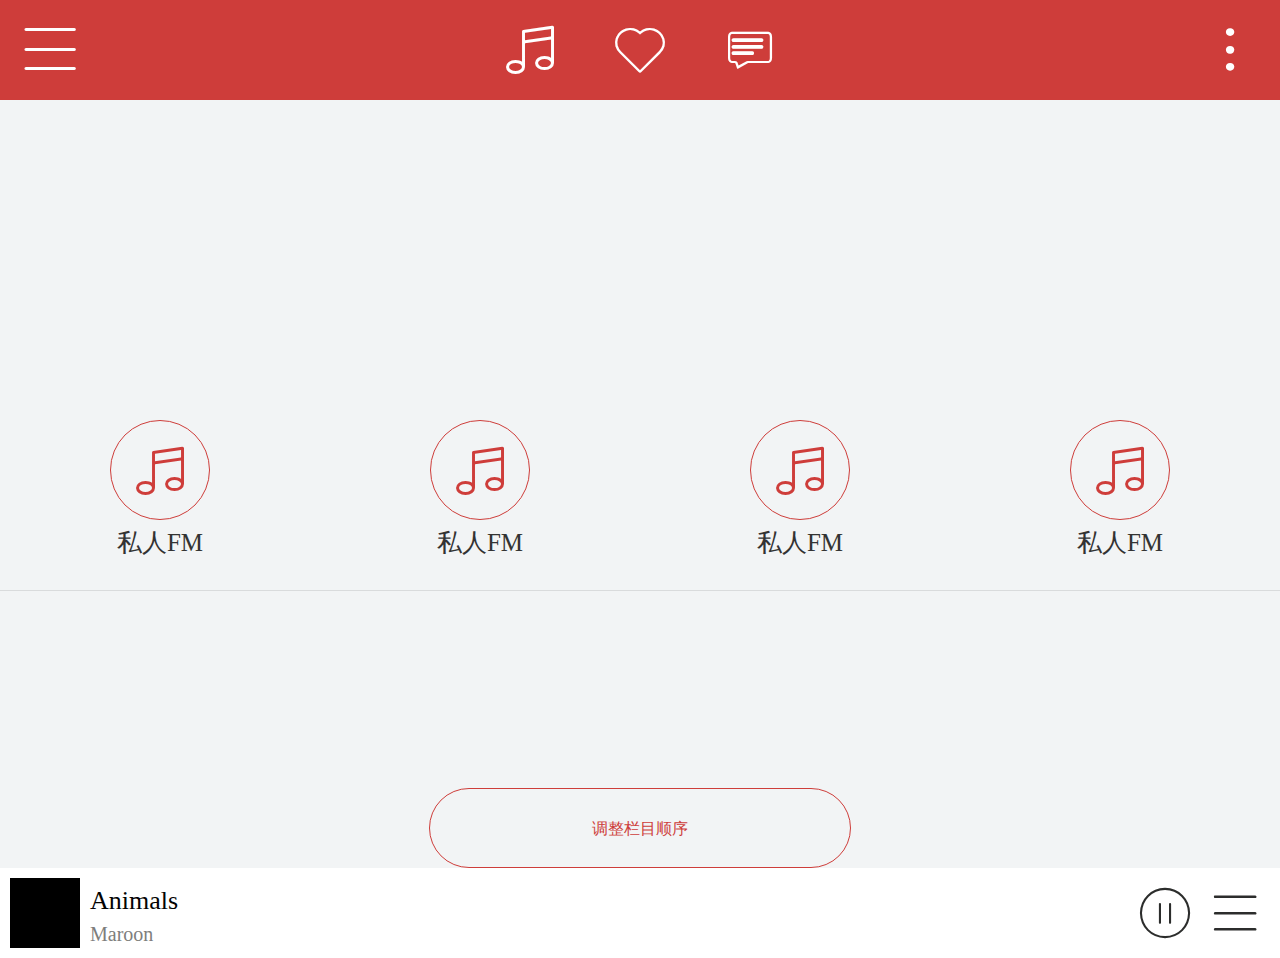
<file: index.html>
<!DOCTYPE html>
<html lang="en">

<head>
    <meta charset="UTF-8">
    <meta name="viewport" content="width=device-width, initial-scale=1.0">
    <meta http-equiv="X-UA-Compatible" content="ie=edge">
    <title>Document</title>
    <link rel="stylesheet" href="common/css/reset.css">
    <link rel="stylesheet" href="common/css/style.css">
    <link rel="stylesheet" href="assets/css/index.css">
    <link rel="stylesheet" href="common/css/iconfont.css">
    <link rel="stylesheet" href="common/css/swiper.min.css">
</head>

<body>
    <header class="header">
        <div class="left">
            <i class="iconfont icon-liebiao2"></i>
        </div>
        <div class="mid">
            <div class="ico-wrapper">
                <i class="iconfont icon-yinle"></i>
                <i class="iconfont icon-buoumaotubiao15"></i>
                <i class="iconfont icon-pinglun"></i>
            </div>
        </div>
        <div class="right">
            <i class="iconfont icon-youcecaidan"></i>
        </div>
    </header>
    <section class="main">
        <div class="swiper-container" id="swiper1">
            <div class="swiper-wrapper"></div>
            <div class="swiper-pagination"></div>
        </div>
        <div class="tools">
            <ul class="tools-list">
                <li class="item">
                    <i class="iconfont icon-yinle"></i>
                    <span class="name">私人FM</span>
                </li>
                <li class="item">
                    <i class="iconfont icon-yinle"></i>
                    <span class="name">私人FM</span>
                </li>
                <li class="item">
                    <i class="iconfont icon-yinle"></i>
                    <span class="name">私人FM</span>
                </li>
                <li class="item">
                    <i class="iconfont icon-yinle"></i>
                    <span class="name">私人FM</span>
                </li>
            </ul>
        </div>
        <div class="wrap">
            <div class="remd"></div>
            <div class="remd aaa"></div>
            <div class="remd"></div>
            <div class="news remd"></div>
        </div>
        <div class="fit"><span class="fit-text">调整栏目顺序</span></div>
    </section>
    <footer class="footer">
        <div class="head-img">
            
        </div>
        <div class="info">
            <p class="name">Animals</p>
            <p class="author">Maroon</p>
        </div>
        <div class="right">
            <i class="play iconfont icon-zanting"></i>
            <i class="list iconfont icon-liebiao2"></i>
        </div>
    </footer>
</body>
<script src="./common/js/jquery.js"></script>
<script src="./common/js/iscroll.js"></script>
<script src="./common/js/swiper.min.js"></script>
<script src="./common/js/common.js"></script>
<script src="ajax.js"></script>
<script>
    (function () {
        $('.fit .fit-text').on('touchstart',function(){
            $(this).css({
                background: '#ce3d3a',
                color: '#fff'
            });
            
        }).on('touchend',function () {
            $(this).css({
                background: '',
                color: '#ce3d3a'
            });
        })
    })();
    var GetList= ( function(){ 
        var obj=function(_id,element){
                this.element=element;
                this.id=_id;

          }
        obj.prototype.init=function(){
                this.getData();
        }  
        obj.prototype.getData=function(){
                var _this=this;
                  $.ajax({
                    url:'http://127.0.0.1/wyymusic/server/server.php',
                    dataType:"json",
                    type:'get',
                    data:{
                        "id": _this.id,
                    },
                    success:function(str){
                       //console.log(str);
                    //var json= eval('('+str+')');    
                        //console.log(json);
                    _this.insert(str);
                    },
                    error:function(err){
                       
                        console.error(err);
                    }
                  });
              
        }
        obj.prototype.insert=function(json){
            switch (json.id) {
                case 1:
                var str=`<a href="" class="remd_li">
                            <div class="remd_img">
                                <img src="${json.img_src}" alt="">
                                <span class="u_earp">${json.hot}</span>
                            </div>
                            <p class="remd_text">${json.des}</p>
                        </a>`.repeat(3);
                this.element.innerHTML=`
                <h2 class="remd_t">主播电台 ></h2>
                <div class="remd_songs">
                    <div class="remd_ul">
                        ${str}
                    </div>
                    <div class="remd_ul">
                        ${str}
                    </div>
                </div>`
                     break;
                case 2:
                var str=`<a href="" class="remd_li">
                            <div class="remd_img">
                                <img src="${json.img_src}" alt="">
                               
                            </div>
                            <h3 class="music_name">${json.name}</h3>
                            <p class="music_per">${json.author}</p>
                        </a>`.repeat(3);
                this.element.innerHTML=`
                <h2 class="remd_t">最新音乐 ></h2>
                <div class="remd_songs">
                    <div class="remd_ul">
                        ${str}
                    </div>
                    <div class="remd_ul">
                       ${str}
                    </div>
                </div>`
                    break;
                case 3:
                var str=`<a href="" class="remd_li">
                            <div class="remd_img">
                                <img src="${json.img_src}" alt="">
                            </div>
                            <p class="remd_text">${json.des}</p>
                        </a>`.repeat(3);
                this.element.innerHTML=`
                <h2 class="remd_t">最新音乐 ></h2>
                <div class="remd_songs">
                    <div class="remd_ul">
                        ${str}
                    </div>
                    <div class="remd_ul">
                        ${str}
                    </div>
                </div>`;
                //console.log(this.element.innerHTML);
                    break;
                    case 4:
                var str=`<li>
                        <a href="">
                            <div class="news_wrap">
                                <div class="left">
                                    <p><i>专栏</i>${json.title}</p>
                                    <span>阅读${json.read_ac}</span>
                                </div>
                                <div class="right">
                                    <img src="${json.img_src}" alt="">
                                </div>
                            </div>
                        </a>
                    </li>`.repeat(json.number);
                    this.element.innerHTML= `<h2 class="remd_t">精选专栏 ></h2>
                <ul class="news_list">${str}</ul>`;
                    
                    break;
                
                default:
                    break;
            }     
        }
        return obj
    })();

    document.querySelectorAll(".remd").forEach(function(item,index){
        new GetList(index+1,item).init();
    })
    function getSwiperData(callback){
        $.ajax({
            url:'http://127.0.0.1/wyymusic/server/index.swiper.php',
            dataType:"json",
            type:'get',
            data:{},
            success:function(data){
                var swiperDom="";
                for(var i=0;i<data.info.length;i++){
                    swiperDom+=`<div class="swiper-slide">
                                    <img src="${data.info[i].img_url}" alt="">
                                </div>`
                }
                console.log(swiperDom);
                $('.swiper-wrapper').html(swiperDom);
                callback&&callback();
            },
            error:function(err){
                
                console.error(err);
            }
        });
    };
    getSwiperData(function(){
        var swiper = new Swiper('.swiper-container', {
            pagination: {
                el: '.swiper-pagination',
            },
            loop: true,
            autoplay: true
        });
    });
</script>

</html>
</file>
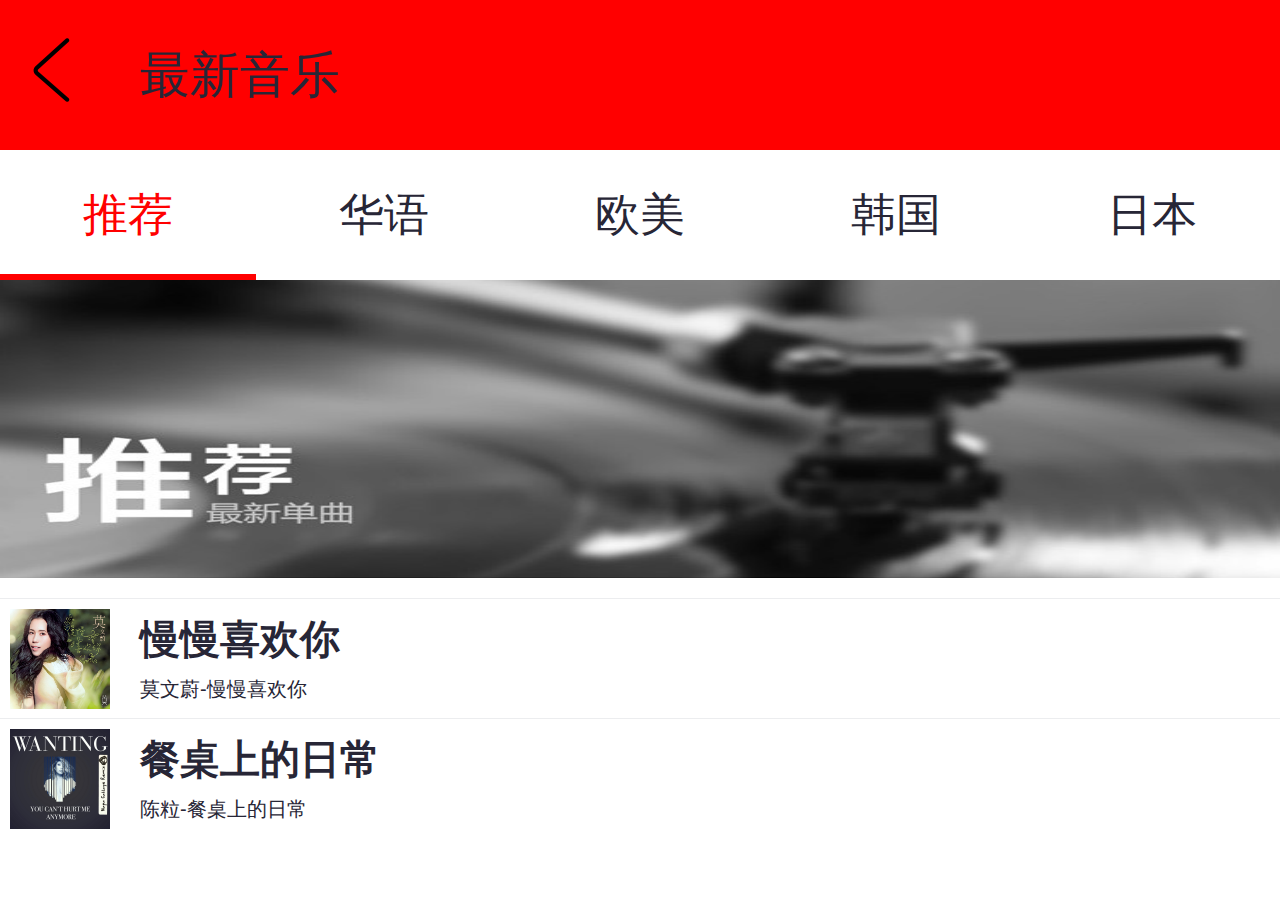
<file: index_zxyy.html>
<!DOCTYPE html>
<html lang="en">
<head>
    <meta charset="UTF-8">
    <meta name="viewport" content="width=device-width, initial-scale=1.0">
    <meta http-equiv="X-UA-Compatible" content="ie=edge">
    <link rel="stylesheet" href="./assets/css/reset.css">
    <link rel="stylesheet" href="./assets/css/font.css">
    <link rel="stylesheet" href="./assets/css/style.css">
    <link rel="stylesheet" href="./assets/css/list.css">
    <title>App</title>
    <script>
        var deviceWidth = document.documentElement.clientWidth;
        if (deviceWidth > 750) deviceWidth = 750;
        document.documentElement.style.fontSize = deviceWidth / 7.5 + 'px';
    </script>
</head>
<body>
    <div class="header">
        <a href="#"><img src="./assets/images/znl_back.png" /></a>
        <h2>最新音乐</h2>
    </div>
    
    <div class="nav" id="wrapper">
        <ul>
            <li>推荐</li>
            <li>华语</li>
            <li>欧美</li>
            <li>韩国</li>
            <li>日本</li>
        </ul>
    </div>
    <div class="main">
   
        <div class="zxt" id="zxt">
			<img class="xianshi" src="./assets/images/zxt_01.jpg"/>
			<img src="./assets/images/zxt_02.jpg"/>
			<img src="./assets/images/zxt_03.jpg"/>
			<img src="./assets/images/zxt_04.jpg"/>
			<img src="./assets/images/zxt_05.jpg"/>
    	</div>
        
        <div class="list" id="gequ">
        	<ul>
            	<li>
                	<a href="index_player.html">
                    	<div class="list-left">
                        	<img src="./assets/images/znl_01.jpg" />
                    	</div>
                    	<div class="list-right">
                        	<h5>慢慢喜欢你</h5>
                        	<p>莫文蔚-慢慢喜欢你</p>
                    	</div> 
                	</a>
            	</li>
            	<li>
                	<a href="index_player.html">
                   		<div class="list-left">
                        	<img src="./assets/images/znl_02.jpg" />
                    	</div>
                    	<div class="list-right">
                        	<h5>餐桌上的日常</h5>
                        	<p>陈粒-餐桌上的日常</p>
                    	</div> 
                	</a> 
				</li>
			</ul>
			<ul>	
            	<li>
                	<a href="index_player.html">
                    	<div class="list-left">
                        	<img src="./assets/images/znl_03.jpg" />
                    	</div>
                    	<div class="list-right">
                        	<h5>半城烟沙</h5>
                        	<p>许嵩-半城烟沙</p>
                    	</div> 
                	</a>    
            	</li>
            	<li>
                	<a href="index_player.html">
                    	<div class="list-left">
                        	<img src="./assets/images/znl_04.jpg" />
                    	</div>
                    	<div class="list-right">
                        	<h5>永远的微笑</h5>
                        	<p>蔡琴-永远的微笑</p>
                    	</div> 
                	</a>    
				</li>
			</ul>
			<ul>
            	<li>
                	<a href="index_player.html">
                    	<div class="list-left">
                        	<img src="./assets/images/znl_05.jpg" />
                    	</div>
                    	<div class="list-right">
                        	<h5>远大前程</h5>
                        	<p>南征北战-远大前程</p>
                    	</div> 
                	</a>    
            	</li>
            	<li>
                	<a href="index_player.html">
                    	<div class="list-left">
                        	<img src="./assets/images/znl_06.jpg" />
                    	</div>
                    	<div class="list-right">
                        	<h5>流浪的终点</h5>
                        	<p>周华健-流浪的终点</p>
                    	</div> 
                	</a>    
				</li>
			</ul>
			<ul>
            	<li>
                	<a href="index_player.html">
                    	<div class="list-left">
                        	<img src="./assets/images/znl_07.jpg" />
                    	</div>
                    	<div class="list-right">
                        	<h5>吉祥三聚</h5>
                        	<p>阿兰-吉祥三聚</p>
                    	</div> 
                	</a>    
				</li>
				<li>
					<a href="index_player.html">
						<div class="list-left">
							<img src="./assets/images/znl_08.jpg" />
						</div>
						<div class="list-right">
							<h5>孤独的东四环</h5>
							<p>宇桐非-孤独的东四环</p>
						</div> 
					</a>    
				</li>
			</ul>
			<ul>
				<li>
					<a href="index_player.html">
						<div class="list-left">
							<img src="./assets/images/znl_09.jpg" />
						</div>
						<div class="list-right">
							<h5>三年</h5>
							<p>乐者-三年</p>
						</div> 
					</a>    
				</li>
        	</ul>
    	</div>  
	</div>
	
    <script src="assets/js/jquery-1.10.2.js"></script>
	<script src="assets/js/iscroll.js"></script>
	
	<script>
		var curIndex = 0;
	
		var aLiList = document.querySelectorAll('#wrapper li');

		var aUlList = document.querySelectorAll('#gequ ul');

		var aImgList = document.querySelectorAll('#zxt img')
		
		document.getElementById('wrapper').onclick = function(ev){
            var oTarget = ev.target;
            if (oTarget.nodeName == 'LI'){
                console.log(oTarget)
                var v = $(oTarget).index();
                if (v == curIndex){
                    return;
                }
                curIndex = v;
                cutStyle();
            }
        };

		cutStyle();

		function cutStyle(){
            $(aLiList[curIndex]).addClass('selected').siblings().removeClass('selected');
			$(aUlList[curIndex]).addClass('display').siblings().removeClass('display');
			$(aImgList[curIndex]).addClass('xianshi').siblings().removeClass('xianshi');
		}
		
	</script>
</body>
</html>
</file>
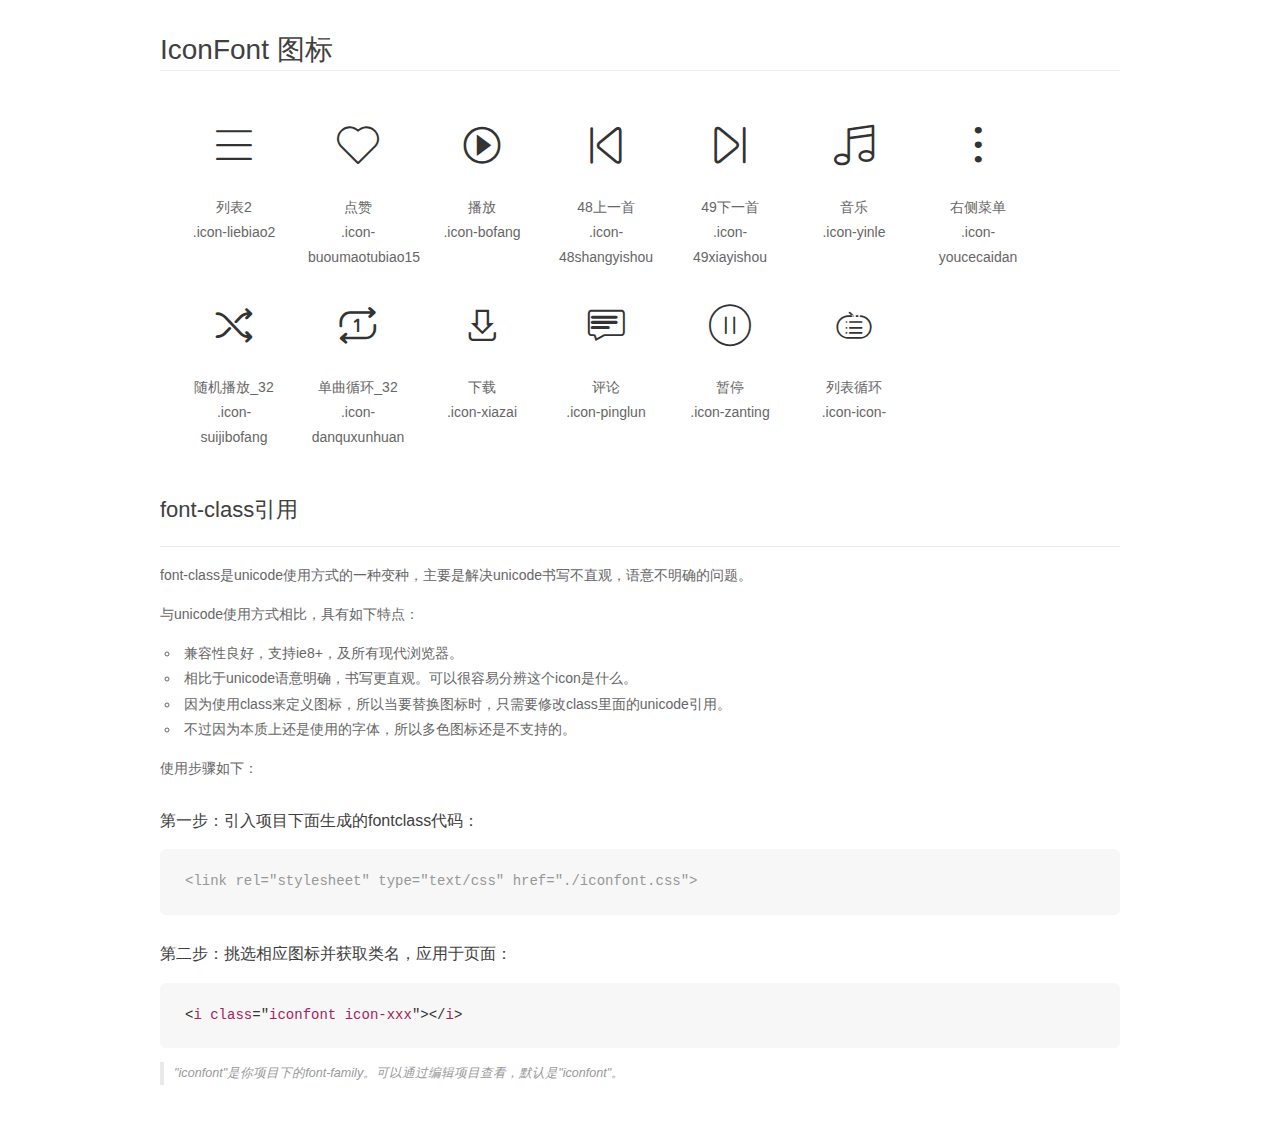
<file: common/fonts/download/font_603785_sfdjbzie5gop3nmi/demo_fontclass.html>
<!DOCTYPE html>
<html>
<head>
    <meta charset="utf-8"/>
    <title>IconFont</title>
    <link rel="stylesheet" href="demo.css">
    <link rel="stylesheet" href="iconfont.css">
</head>
<body>
    <div class="main markdown">
        <h1>IconFont 图标</h1>
        <ul class="icon_lists clear">
            
                <li>
                <i class="icon iconfont icon-liebiao2"></i>
                    <div class="name">列表2</div>
                    <div class="fontclass">.icon-liebiao2</div>
                </li>
            
                <li>
                <i class="icon iconfont icon-buoumaotubiao15"></i>
                    <div class="name">点赞</div>
                    <div class="fontclass">.icon-buoumaotubiao15</div>
                </li>
            
                <li>
                <i class="icon iconfont icon-bofang"></i>
                    <div class="name">播放</div>
                    <div class="fontclass">.icon-bofang</div>
                </li>
            
                <li>
                <i class="icon iconfont icon-48shangyishou"></i>
                    <div class="name">48上一首</div>
                    <div class="fontclass">.icon-48shangyishou</div>
                </li>
            
                <li>
                <i class="icon iconfont icon-49xiayishou"></i>
                    <div class="name">49下一首</div>
                    <div class="fontclass">.icon-49xiayishou</div>
                </li>
            
                <li>
                <i class="icon iconfont icon-yinle"></i>
                    <div class="name">音乐</div>
                    <div class="fontclass">.icon-yinle</div>
                </li>
            
                <li>
                <i class="icon iconfont icon-youcecaidan"></i>
                    <div class="name">右侧菜单</div>
                    <div class="fontclass">.icon-youcecaidan</div>
                </li>
            
                <li>
                <i class="icon iconfont icon-suijibofang"></i>
                    <div class="name">随机播放_32</div>
                    <div class="fontclass">.icon-suijibofang</div>
                </li>
            
                <li>
                <i class="icon iconfont icon-danquxunhuan"></i>
                    <div class="name">单曲循环_32</div>
                    <div class="fontclass">.icon-danquxunhuan</div>
                </li>
            
                <li>
                <i class="icon iconfont icon-xiazai"></i>
                    <div class="name">下载</div>
                    <div class="fontclass">.icon-xiazai</div>
                </li>
            
                <li>
                <i class="icon iconfont icon-pinglun"></i>
                    <div class="name">评论</div>
                    <div class="fontclass">.icon-pinglun</div>
                </li>
            
                <li>
                <i class="icon iconfont icon-zanting"></i>
                    <div class="name">暂停</div>
                    <div class="fontclass">.icon-zanting</div>
                </li>
            
                <li>
                <i class="icon iconfont icon-icon-"></i>
                    <div class="name">列表循环</div>
                    <div class="fontclass">.icon-icon-</div>
                </li>
            
        </ul>

        <h2 id="font-class-">font-class引用</h2>
        <hr>

        <p>font-class是unicode使用方式的一种变种，主要是解决unicode书写不直观，语意不明确的问题。</p>
        <p>与unicode使用方式相比，具有如下特点：</p>
        <ul>
        <li>兼容性良好，支持ie8+，及所有现代浏览器。</li>
        <li>相比于unicode语意明确，书写更直观。可以很容易分辨这个icon是什么。</li>
        <li>因为使用class来定义图标，所以当要替换图标时，只需要修改class里面的unicode引用。</li>
        <li>不过因为本质上还是使用的字体，所以多色图标还是不支持的。</li>
        </ul>
        <p>使用步骤如下：</p>
        <h3 id="-fontclass-">第一步：引入项目下面生成的fontclass代码：</h3>


        <pre><code class="lang-js hljs javascript"><span class="hljs-comment">&lt;link rel="stylesheet" type="text/css" href="./iconfont.css"&gt;</span></code></pre>
        <h3 id="-">第二步：挑选相应图标并获取类名，应用于页面：</h3>
        <pre><code class="lang-css hljs">&lt;<span class="hljs-selector-tag">i</span> <span class="hljs-selector-tag">class</span>="<span class="hljs-selector-tag">iconfont</span> <span class="hljs-selector-tag">icon-xxx</span>"&gt;&lt;/<span class="hljs-selector-tag">i</span>&gt;</code></pre>
        <blockquote>
        <p>"iconfont"是你项目下的font-family。可以通过编辑项目查看，默认是"iconfont"。</p>
        </blockquote>
    </div>
</body>
</html>
</file>
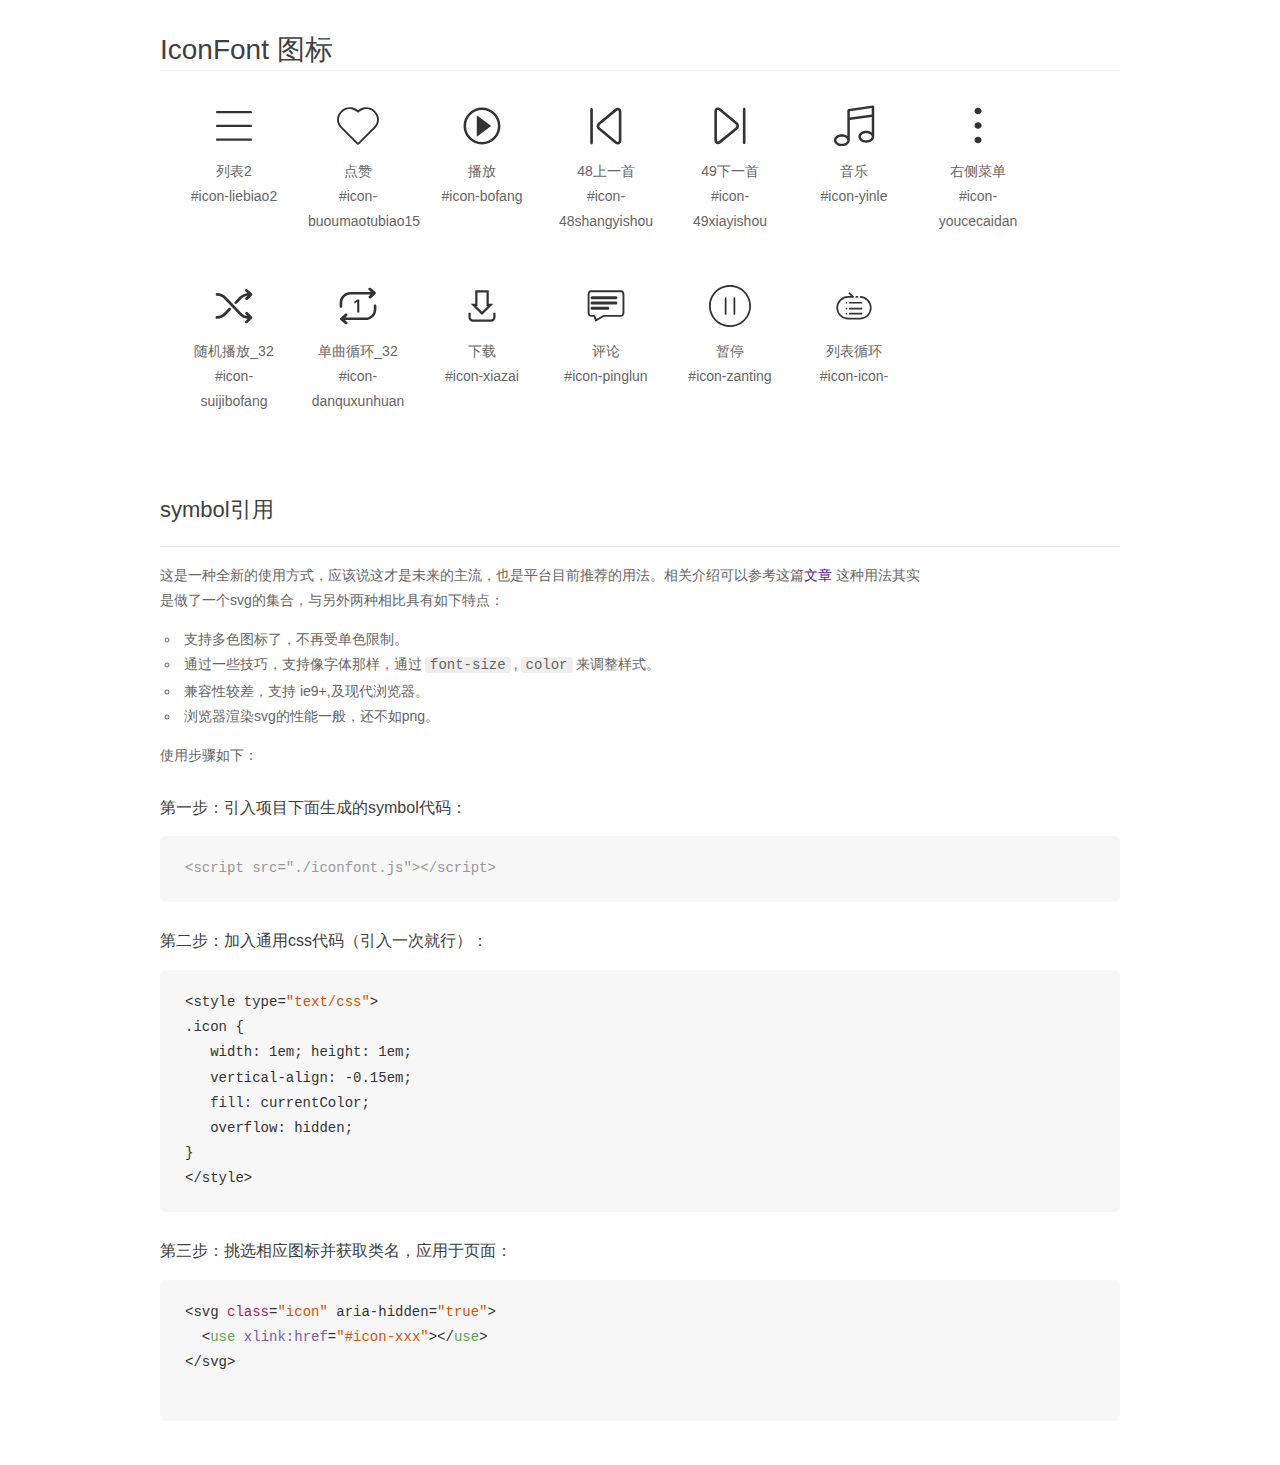
<file: common/fonts/download/font_603785_sfdjbzie5gop3nmi/demo_symbol.html>
<!DOCTYPE html>
<html>
<head>
    <meta charset="utf-8"/>
    <title>IconFont</title>
    <link rel="stylesheet" href="demo.css">
    <script src="iconfont.js"></script>

    <style type="text/css">
        .icon {
          /* 通过设置 font-size 来改变图标大小 */
          width: 1em; height: 1em;
          /* 图标和文字相邻时，垂直对齐 */
          vertical-align: -0.15em;
          /* 通过设置 color 来改变 SVG 的颜色/fill */
          fill: currentColor;
          /* path 和 stroke 溢出 viewBox 部分在 IE 下会显示
             normalize.css 中也包含这行 */
          overflow: hidden;
        }

    </style>
</head>
<body>
    <div class="main markdown">
        <h1>IconFont 图标</h1>
        <ul class="icon_lists clear">
            
                <li>
                    <svg class="icon" aria-hidden="true">
                        <use xlink:href="#icon-liebiao2"></use>
                    </svg>
                    <div class="name">列表2</div>
                    <div class="fontclass">#icon-liebiao2</div>
                </li>
            
                <li>
                    <svg class="icon" aria-hidden="true">
                        <use xlink:href="#icon-buoumaotubiao15"></use>
                    </svg>
                    <div class="name">点赞</div>
                    <div class="fontclass">#icon-buoumaotubiao15</div>
                </li>
            
                <li>
                    <svg class="icon" aria-hidden="true">
                        <use xlink:href="#icon-bofang"></use>
                    </svg>
                    <div class="name">播放</div>
                    <div class="fontclass">#icon-bofang</div>
                </li>
            
                <li>
                    <svg class="icon" aria-hidden="true">
                        <use xlink:href="#icon-48shangyishou"></use>
                    </svg>
                    <div class="name">48上一首</div>
                    <div class="fontclass">#icon-48shangyishou</div>
                </li>
            
                <li>
                    <svg class="icon" aria-hidden="true">
                        <use xlink:href="#icon-49xiayishou"></use>
                    </svg>
                    <div class="name">49下一首</div>
                    <div class="fontclass">#icon-49xiayishou</div>
                </li>
            
                <li>
                    <svg class="icon" aria-hidden="true">
                        <use xlink:href="#icon-yinle"></use>
                    </svg>
                    <div class="name">音乐</div>
                    <div class="fontclass">#icon-yinle</div>
                </li>
            
                <li>
                    <svg class="icon" aria-hidden="true">
                        <use xlink:href="#icon-youcecaidan"></use>
                    </svg>
                    <div class="name">右侧菜单</div>
                    <div class="fontclass">#icon-youcecaidan</div>
                </li>
            
                <li>
                    <svg class="icon" aria-hidden="true">
                        <use xlink:href="#icon-suijibofang"></use>
                    </svg>
                    <div class="name">随机播放_32</div>
                    <div class="fontclass">#icon-suijibofang</div>
                </li>
            
                <li>
                    <svg class="icon" aria-hidden="true">
                        <use xlink:href="#icon-danquxunhuan"></use>
                    </svg>
                    <div class="name">单曲循环_32</div>
                    <div class="fontclass">#icon-danquxunhuan</div>
                </li>
            
                <li>
                    <svg class="icon" aria-hidden="true">
                        <use xlink:href="#icon-xiazai"></use>
                    </svg>
                    <div class="name">下载</div>
                    <div class="fontclass">#icon-xiazai</div>
                </li>
            
                <li>
                    <svg class="icon" aria-hidden="true">
                        <use xlink:href="#icon-pinglun"></use>
                    </svg>
                    <div class="name">评论</div>
                    <div class="fontclass">#icon-pinglun</div>
                </li>
            
                <li>
                    <svg class="icon" aria-hidden="true">
                        <use xlink:href="#icon-zanting"></use>
                    </svg>
                    <div class="name">暂停</div>
                    <div class="fontclass">#icon-zanting</div>
                </li>
            
                <li>
                    <svg class="icon" aria-hidden="true">
                        <use xlink:href="#icon-icon-"></use>
                    </svg>
                    <div class="name">列表循环</div>
                    <div class="fontclass">#icon-icon-</div>
                </li>
            
        </ul>


        <h2 id="symbol-">symbol引用</h2>
        <hr>

        <p>这是一种全新的使用方式，应该说这才是未来的主流，也是平台目前推荐的用法。相关介绍可以参考这篇<a href="">文章</a>
        这种用法其实是做了一个svg的集合，与另外两种相比具有如下特点：</p>
        <ul>
          <li>支持多色图标了，不再受单色限制。</li>
          <li>通过一些技巧，支持像字体那样，通过<code>font-size</code>,<code>color</code>来调整样式。</li>
          <li>兼容性较差，支持 ie9+,及现代浏览器。</li>
          <li>浏览器渲染svg的性能一般，还不如png。</li>
        </ul>
        <p>使用步骤如下：</p>
        <h3 id="-symbol-">第一步：引入项目下面生成的symbol代码：</h3>
        <pre><code class="lang-js hljs javascript"><span class="hljs-comment">&lt;script src="./iconfont.js"&gt;&lt;/script&gt;</span></code></pre>
        <h3 id="-css-">第二步：加入通用css代码（引入一次就行）：</h3>
        <pre><code class="lang-js hljs javascript">&lt;style type=<span class="hljs-string">"text/css"</span>&gt;
.icon {
   width: <span class="hljs-number">1</span>em; height: <span class="hljs-number">1</span>em;
   vertical-align: <span class="hljs-number">-0.15</span>em;
   fill: currentColor;
   overflow: hidden;
}
&lt;<span class="hljs-regexp">/style&gt;</span></code></pre>
        <h3 id="-">第三步：挑选相应图标并获取类名，应用于页面：</h3>
        <pre><code class="lang-js hljs javascript">&lt;svg <span class="hljs-class"><span class="hljs-keyword">class</span></span>=<span class="hljs-string">"icon"</span> aria-hidden=<span class="hljs-string">"true"</span>&gt;<span class="xml"><span class="hljs-tag">
  &lt;<span class="hljs-name">use</span> <span class="hljs-attr">xlink:href</span>=<span class="hljs-string">"#icon-xxx"</span>&gt;</span><span class="hljs-tag">&lt;/<span class="hljs-name">use</span>&gt;</span>
</span>&lt;<span class="hljs-regexp">/svg&gt;
        </span></code></pre>
    </div>
</body>
</html>
</file>
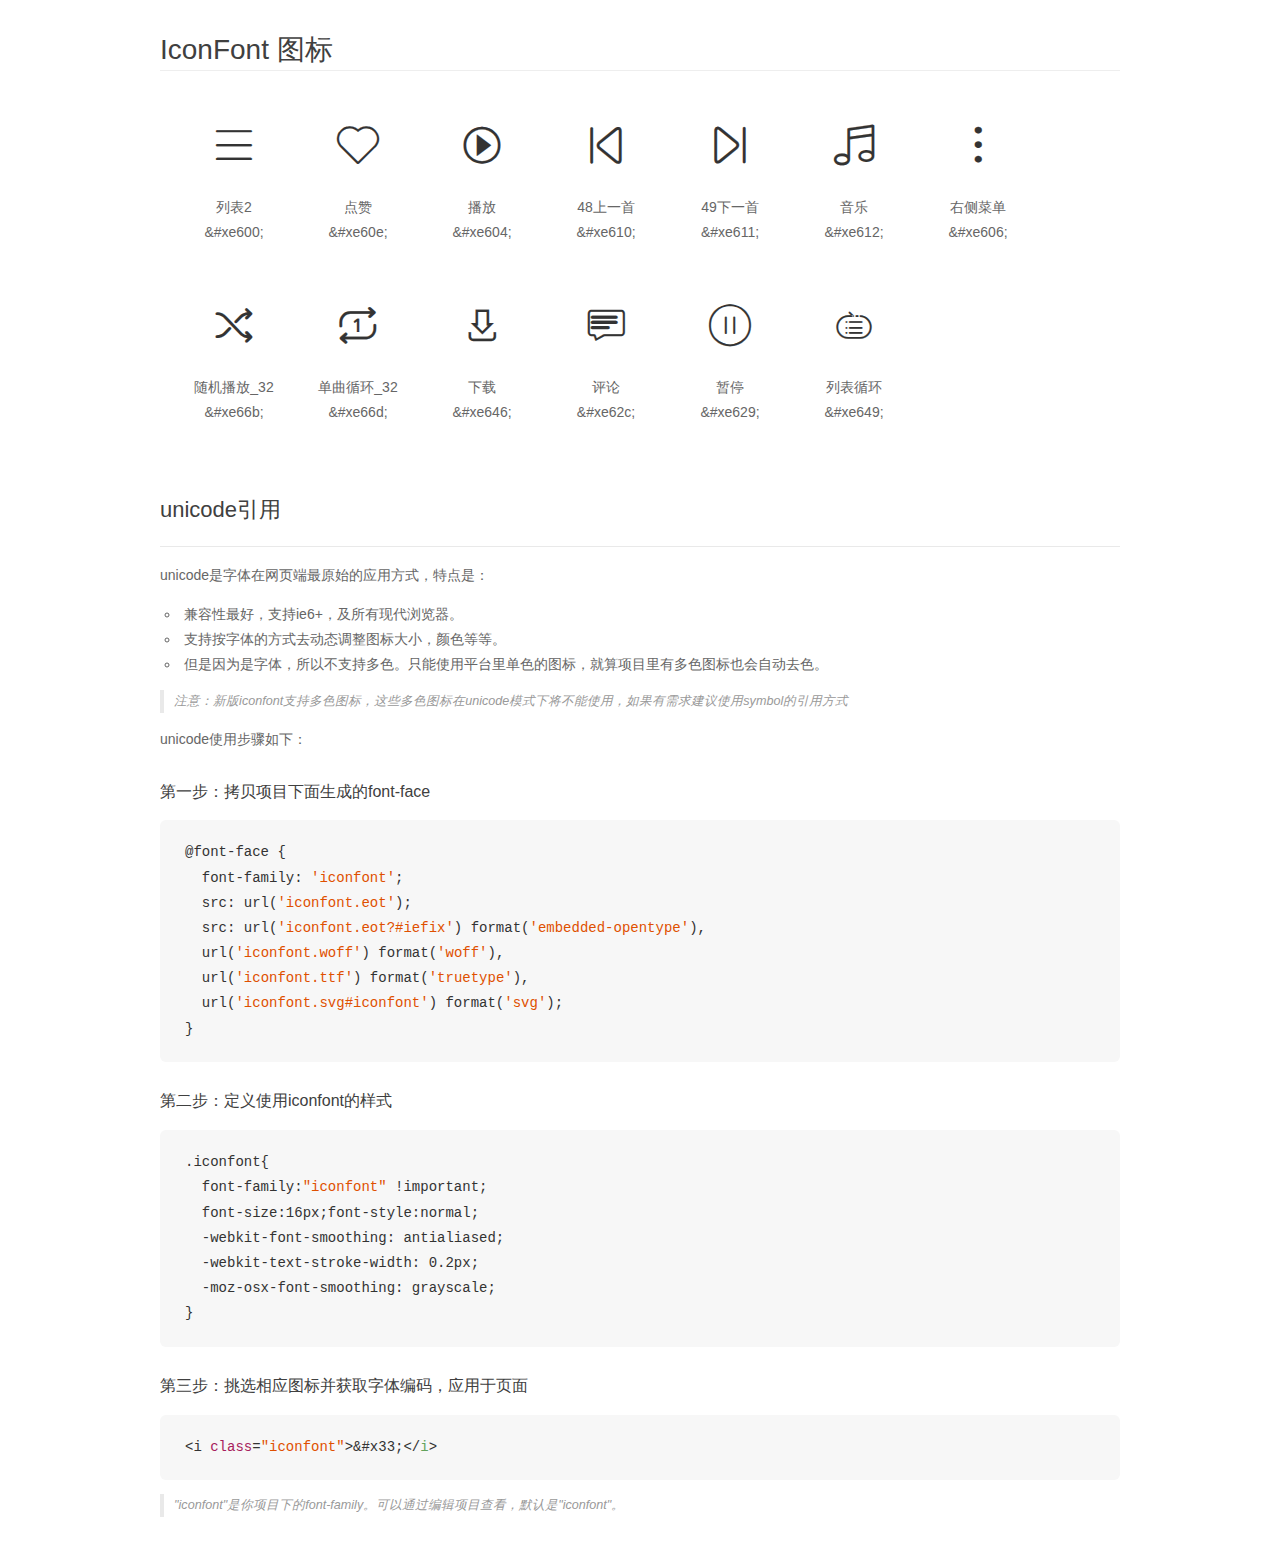
<file: common/fonts/download/font_603785_sfdjbzie5gop3nmi/demo_unicode.html>
<!DOCTYPE html>
<html>
<head>
    <meta charset="utf-8"/>
    <title>IconFont</title>
    <link rel="stylesheet" href="demo.css">

    <style type="text/css">

        @font-face {font-family: "iconfont";
          src: url('iconfont.eot'); /* IE9*/
          src: url('iconfont.eot#iefix') format('embedded-opentype'), /* IE6-IE8 */
          url('iconfont.woff') format('woff'), /* chrome, firefox */
          url('iconfont.ttf') format('truetype'), /* chrome, firefox, opera, Safari, Android, iOS 4.2+*/
          url('iconfont.svg#iconfont') format('svg'); /* iOS 4.1- */
        }

        .iconfont {
          font-family:"iconfont" !important;
          font-size:16px;
          font-style:normal;
          -webkit-font-smoothing: antialiased;
          -webkit-text-stroke-width: 0.2px;
          -moz-osx-font-smoothing: grayscale;
        }

    </style>
</head>
<body>
    <div class="main markdown">
        <h1>IconFont 图标</h1>
        <ul class="icon_lists clear">
            
                <li>
                <i class="icon iconfont">&#xe600;</i>
                    <div class="name">列表2</div>
                    <div class="code">&amp;#xe600;</div>
                </li>
            
                <li>
                <i class="icon iconfont">&#xe60e;</i>
                    <div class="name">点赞</div>
                    <div class="code">&amp;#xe60e;</div>
                </li>
            
                <li>
                <i class="icon iconfont">&#xe604;</i>
                    <div class="name">播放</div>
                    <div class="code">&amp;#xe604;</div>
                </li>
            
                <li>
                <i class="icon iconfont">&#xe610;</i>
                    <div class="name">48上一首</div>
                    <div class="code">&amp;#xe610;</div>
                </li>
            
                <li>
                <i class="icon iconfont">&#xe611;</i>
                    <div class="name">49下一首</div>
                    <div class="code">&amp;#xe611;</div>
                </li>
            
                <li>
                <i class="icon iconfont">&#xe612;</i>
                    <div class="name">音乐</div>
                    <div class="code">&amp;#xe612;</div>
                </li>
            
                <li>
                <i class="icon iconfont">&#xe606;</i>
                    <div class="name">右侧菜单</div>
                    <div class="code">&amp;#xe606;</div>
                </li>
            
                <li>
                <i class="icon iconfont">&#xe66b;</i>
                    <div class="name">随机播放_32</div>
                    <div class="code">&amp;#xe66b;</div>
                </li>
            
                <li>
                <i class="icon iconfont">&#xe66d;</i>
                    <div class="name">单曲循环_32</div>
                    <div class="code">&amp;#xe66d;</div>
                </li>
            
                <li>
                <i class="icon iconfont">&#xe646;</i>
                    <div class="name">下载</div>
                    <div class="code">&amp;#xe646;</div>
                </li>
            
                <li>
                <i class="icon iconfont">&#xe62c;</i>
                    <div class="name">评论</div>
                    <div class="code">&amp;#xe62c;</div>
                </li>
            
                <li>
                <i class="icon iconfont">&#xe629;</i>
                    <div class="name">暂停</div>
                    <div class="code">&amp;#xe629;</div>
                </li>
            
                <li>
                <i class="icon iconfont">&#xe649;</i>
                    <div class="name">列表循环</div>
                    <div class="code">&amp;#xe649;</div>
                </li>
            
        </ul>
        <h2 id="unicode-">unicode引用</h2>
        <hr>

        <p>unicode是字体在网页端最原始的应用方式，特点是：</p>
        <ul>
        <li>兼容性最好，支持ie6+，及所有现代浏览器。</li>
        <li>支持按字体的方式去动态调整图标大小，颜色等等。</li>
        <li>但是因为是字体，所以不支持多色。只能使用平台里单色的图标，就算项目里有多色图标也会自动去色。</li>
        </ul>
        <blockquote>
        <p>注意：新版iconfont支持多色图标，这些多色图标在unicode模式下将不能使用，如果有需求建议使用symbol的引用方式</p>
        </blockquote>
        <p>unicode使用步骤如下：</p>
        <h3 id="-font-face">第一步：拷贝项目下面生成的font-face</h3>
        <pre><code class="lang-js hljs javascript">@font-face {
  font-family: <span class="hljs-string">'iconfont'</span>;
  src: url(<span class="hljs-string">'iconfont.eot'</span>);
  src: url(<span class="hljs-string">'iconfont.eot?#iefix'</span>) format(<span class="hljs-string">'embedded-opentype'</span>),
  url(<span class="hljs-string">'iconfont.woff'</span>) format(<span class="hljs-string">'woff'</span>),
  url(<span class="hljs-string">'iconfont.ttf'</span>) format(<span class="hljs-string">'truetype'</span>),
  url(<span class="hljs-string">'iconfont.svg#iconfont'</span>) format(<span class="hljs-string">'svg'</span>);
}
</code></pre>
        <h3 id="-iconfont-">第二步：定义使用iconfont的样式</h3>
        <pre><code class="lang-js hljs javascript">.iconfont{
  font-family:<span class="hljs-string">"iconfont"</span> !important;
  font-size:<span class="hljs-number">16</span>px;font-style:normal;
  -webkit-font-smoothing: antialiased;
  -webkit-text-stroke-width: <span class="hljs-number">0.2</span>px;
  -moz-osx-font-smoothing: grayscale;
}
</code></pre>
        <h3 id="-">第三步：挑选相应图标并获取字体编码，应用于页面</h3>
        <pre><code class="lang-js hljs javascript">&lt;i <span class="hljs-class"><span class="hljs-keyword">class</span></span>=<span class="hljs-string">"iconfont"</span>&gt;&amp;#x33;<span class="xml"><span class="hljs-tag">&lt;/<span class="hljs-name">i</span>&gt;</span></span></code></pre>

        <blockquote>
        <p>"iconfont"是你项目下的font-family。可以通过编辑项目查看，默认是"iconfont"。</p>
        </blockquote>
    </div>


</body>
</html>
</file>
<file: common/css/style.css>
html {
    -webkit-tap-highlight-color: rgba(0, 0, 0, 0);
    height: 100%;
}

html * {
    -webkit-box-sizing: border-box;
    box-sizing: border-box;
}

body {
    font-family: sans-serif, 微软雅黑;
    color: rgb(39, 38, 54);
    min-height: 100%;
}

img {
    display: block;
    border: none;
}

a {
    color: rgb(39, 38, 54);
    text-decoration: none;
}

a:hover {
    color: rgb(254, 109, 106);
    text-decoration: none;
}

ul,
li {
    list-style: none;
}

.fl {
    float: left;
}

.fr {
    float: right;
}

.clearFix::after {
    content: '';
    display: block;
    width: 0;
    height: 0;
    visibility: hidden;
    clear: both;
}

.u_earp {
    background: url([data-uri]);
}
</file>
<file: assets/css/index.css>
body {
    display: flex;
    flex-direction: column;
    background: #f2f4f5;
    font-family: 微软雅黑;
	width: 100%;
	overflow: hidden;
}

.header {
    height: 1rem;
    background: #ce3d3a;
    width: 100%;
    display: flex;
    line-height: 1rem;
}

.header .left {
    width: 1rem;
    height: 100%;
    color: #fff;
    text-align: center;
}

.header .left i {
    font-size: 0.6rem;
    display: block;
}

.header .mid {
    flex: 1;
    height: 100%;
}

.header .mid .ico-wrapper {
    position: relative;
    left: 50%;
    transform: translateX(-50%);
    height: 100%;
    float: left;
}

.header .mid i {
    display: block;
    float: left;
    font-size: 0.5rem;
    color: #fff;
    margin: 0 .3rem;
}

.header .right {
    height: 100%;
    width: 1rem;
}

.header .right i {
    font-size: 0.5rem;
    display: block;
    color: #fff;
    text-align: center;
}

.main {
    flex: 1;
    height: 0;
    overflow-y: scroll;
}
.main .swiper-container {
    height: 2.9rem;
    overflow: hidden;
}
.main .swiper-container .swiper-pagination .swiper-pagination-bullet {
    background: #fff;
    opacity: .5;
}
.main .swiper-container .swiper-pagination .swiper-pagination-bullet-active {
    background: red;
}
.main .swiper-container .swiper-slide img {
    width: 100%;
    height: 100%;
}
.main .tools {
    height: 2rem;
    width: 100%;
}
.main .tools .tools-list {
    display: flex;
    height: 100%;
}
.main .tools .item {
    flex: 1;
    height: 100%;
    text-align: center;
}
.main .tools .item i {
    display: inline-block;
    height: 1rem;
    width: 1rem;
    border-radius: .5rem;
    border: 1px solid #ce3d3a;
    margin-top: 0.3rem;
    margin-bottom: 0.1rem;
    line-height: 1rem;
    color: #ce3d3a;
    font-size: 0.5rem;
}
.main .tools .item .name {
    font-size: 0.25rem;
    color: #333;
    display: block;
}
.wrap {
    border-top: 1px solid rgba(0, 0, 0, .1);
    border-top: 1px solid rgba(0, 0, 0, .1);
    width: 100%;
}

.remd {
    padding-top: .4rem;
}
.wrap .aaa .music_per {
    color: #666;
}
.remd_t {
    position: relative;
    font-size: 17px;
    padding-left: .18rem;
    height: .4rem;
    line-height: .4rem;
    margin-bottom: .28rem;
}

.remd>.remd_t::after {
    content: "";
    position: absolute;
    width: .04rem;
    height: .32rem;
    left: 0;
    top: 50%;
    transform: translateY(-50%);
    background: #d33a31;
}

.remd>.remd_songs {
    position: relative;
}

.remd_songs>.remd_ul {
    padding-bottom: .32rem;
    display: flex;
    width: 100%;
    height: 3.6rem;
}

.remd_ul>.remd_li {
    display: inline-block;
    flex: 1;
    box-sizing: border-box;
    padding-left: .02rem;
    padding-right: .02rem;
    width: 123px;
}

.remd_ul>.remd_li:first-child {
    padding-left: 0;
    padding-right: .04rem;
}

.remd_ul>.remd_li:last-child {
    padding-right: 0;
    padding-left: .04rem;
}

.remd_li>.remd_img {
    position: relative;
}

.remd_img>img {
    width: 2.46rem;
    height: 2.46rem;
    background: bisque;
}

.remd_img>.u_earp {
    position: absolute;
    right: .1rem;
    top: .04rem;
    z-index: 2;
    background-repeat: no-repeat;
    color: #fff;
    font-size: 12px;
    padding-left: .26rem;
    background-position: 0;
    background-size: .22rem .2rem;
}

.remd_li>.remd_text {
    overflow: hidden;
    font-size: 13px;
    line-height: 1.2;
    display: -webkit-box;
    -webkit-line-clamp: 2;
    -webkit-box-orient: vertical;
    padding: .12rem .04rem 0 .12rem;
}

.music_name {
    font-size: 13px;
    line-height: 1.2;
    color: #310200;
}

.music_per {
    font-size: 13px;
    line-height: 1.2;
    color: #ffe3de;
}

.news {
    padding-left: .1rem;
}

.news_list>li {
    border-top: 2px solid rgba(0, 0, 0, .1);
}

.news_wrap {
    display: flex;
}

.news_wrap>.left {
    flex: 1;
    display: flex;
    flex-direction: column;
    padding-top: .3rem;
    padding-left: .2rem;
}

.news_wrap>.right {}

.news_wrap>.right>img {
    width: 2rem;
    height: 2rem;
    background: red;
}

.news_wrap>.left p {
    flex: 1;
    position: relative;
    font-size: 14px;
    text-indent: 2.5em;
    line-height: 1.4;
    padding-right: 1.2rem;
}

.news_wrap>.left p>i {
    position: absolute;
    display: inline-block;
    font-size: 10px;
    color: red;
    border: .04rem solid red;
    text-indent: 0;
    left: 0;
}

.news_wrap>.left span {
    font-size: 12px;
    color: #ccc;
    padding-bottom: .2rem;
}
.fit {
    text-align: center;
}
.fit .fit-text {
    font-size: 16px;
    border-radius: .8rem;
    width: 33%;
    border: 1px solid #ce3d3a;
    text-align: center;
    display: inline-block;
    height: .8rem;
    line-height: .8rem;
    color: #ce3d3a;
}
.footer {
    height: .9rem;
    background: #fff;
    padding: .1rem;
    display: flex;
}
.footer .head-img {
    float: left;
    height: 0.7rem;
    width: 0.7rem;
    background: #000;
}
.footer .info {
    flex: 1;
    margin-left: 0.1rem;
}
.footer .info .name {
    margin-top: 0.1rem;
    color: #030303;
    font-size: .26rem;
}
.footer .info .author {
    color: #7e7e7c;
    font-size: .2rem;
    margin-top: 0.1rem;
}
.footer .right {
    width: 1.3rem;
    line-height: 0.7rem;
}
.footer .right i {
   display: block; 
   color: #2c2d2c;
   font-size: 0.5rem;
   float: left;
   height: 0.7rem;
}
.footer .right i.play {
    margin-right: 0.2rem;
}
</file>
<file: common/css/iconfont.css>
@font-face {font-family: "iconfont";
  src: url('iconfont.eot?t=1521893834063'); /* IE9*/
  src: url('iconfont.eot?t=1521893834063#iefix') format('embedded-opentype'), /* IE6-IE8 */
  url('[data-uri]') format('woff'),
  url('iconfont.ttf?t=1521893834063') format('truetype'), /* chrome, firefox, opera, Safari, Android, iOS 4.2+*/
  url('iconfont.svg?t=1521893834063#iconfont') format('svg'); /* iOS 4.1- */
}

.iconfont {
  font-family:"iconfont" !important;
  font-size:16px;
  font-style:normal;
  -webkit-font-smoothing: antialiased;
  -moz-osx-font-smoothing: grayscale;
}

.icon-liebiao2:before { content: "\e600"; }

.icon-buoumaotubiao15:before { content: "\e60e"; }

.icon-bofang:before { content: "\e604"; }

.icon-48shangyishou:before { content: "\e610"; }

.icon-49xiayishou:before { content: "\e611"; }

.icon-yinle:before { content: "\e612"; }

.icon-youcecaidan:before { content: "\e606"; }

.icon-suijibofang:before { content: "\e66b"; }

.icon-danquxunhuan:before { content: "\e66d"; }

.icon-xiazai:before { content: "\e646"; }

.icon-pinglun:before { content: "\e62c"; }

.icon-zanting:before { content: "\e629"; }

.icon-icon-:before { content: "\e649"; }
</file>
<file: assets/css/font.css>
@font-face {
	font-family: 'Linearicons-Free';
	src:url('../fonts/Linearicons-Free.eot?w118d');
	src:url('../fonts/Linearicons-Free.eot?#iefixw118d') format('embedded-opentype'),
		url('../fonts/Linearicons-Free.woff2?w118d') format('woff2'),
		url('../fonts/Linearicons-Free.woff?w118d') format('woff'),
		url('../fonts/Linearicons-Free.ttf?w118d') format('truetype'),
		url('../fonts/Linearicons-Free.svg?w118d#Linearicons-Free') format('svg');
	font-weight: normal;
	font-style: normal;
}

.lnr {
	font-family: 'Linearicons-Free';
	speak: none;
	font-style: normal;
	font-weight: normal;
	font-variant: normal;
	text-transform: none;
	line-height: 1;

	/* Better Font Rendering =========== */
	-webkit-font-smoothing: antialiased;
	-moz-osx-font-smoothing: grayscale;
}

.lnr-home:before {
	content: "\e800";
}
.lnr-apartment:before {
	content: "\e801";
}
.lnr-pencil:before {
	content: "\e802";
}
.lnr-magic-wand:before {
	content: "\e803";
}
.lnr-drop:before {
	content: "\e804";
}
.lnr-lighter:before {
	content: "\e805";
}
.lnr-poop:before {
	content: "\e806";
}
.lnr-sun:before {
	content: "\e807";
}
.lnr-moon:before {
	content: "\e808";
}
.lnr-cloud:before {
	content: "\e809";
}
.lnr-cloud-upload:before {
	content: "\e80a";
}
.lnr-cloud-download:before {
	content: "\e80b";
}
.lnr-cloud-sync:before {
	content: "\e80c";
}
.lnr-cloud-check:before {
	content: "\e80d";
}
.lnr-database:before {
	content: "\e80e";
}
.lnr-lock:before {
	content: "\e80f";
}
.lnr-cog:before {
	content: "\e810";
}
.lnr-trash:before {
	content: "\e811";
}
.lnr-dice:before {
	content: "\e812";
}
.lnr-heart:before {
	content: "\e813";
}
.lnr-star:before {
	content: "\e814";
}
.lnr-star-half:before {
	content: "\e815";
}
.lnr-star-empty:before {
	content: "\e816";
}
.lnr-flag:before {
	content: "\e817";
}
.lnr-envelope:before {
	content: "\e818";
}
.lnr-paperclip:before {
	content: "\e819";
}
.lnr-inbox:before {
	content: "\e81a";
}
.lnr-eye:before {
	content: "\e81b";
}
.lnr-printer:before {
	content: "\e81c";
}
.lnr-file-empty:before {
	content: "\e81d";
}
.lnr-file-add:before {
	content: "\e81e";
}
.lnr-enter:before {
	content: "\e81f";
}
.lnr-exit:before {
	content: "\e820";
}
.lnr-graduation-hat:before {
	content: "\e821";
}
.lnr-license:before {
	content: "\e822";
}
.lnr-music-note:before {
	content: "\e823";
}
.lnr-film-play:before {
	content: "\e824";
}
.lnr-camera-video:before {
	content: "\e825";
}
.lnr-camera:before {
	content: "\e826";
}
.lnr-picture:before {
	content: "\e827";
}
.lnr-book:before {
	content: "\e828";
}
.lnr-bookmark:before {
	content: "\e829";
}
.lnr-user:before {
	content: "\e82a";
}
.lnr-users:before {
	content: "\e82b";
}
.lnr-shirt:before {
	content: "\e82c";
}
.lnr-store:before {
	content: "\e82d";
}
.lnr-cart:before {
	content: "\e82e";
}
.lnr-tag:before {
	content: "\e82f";
}
.lnr-phone-handset:before {
	content: "\e830";
}
.lnr-phone:before {
	content: "\e831";
}
.lnr-pushpin:before {
	content: "\e832";
}
.lnr-map-marker:before {
	content: "\e833";
}
.lnr-map:before {
	content: "\e834";
}
.lnr-location:before {
	content: "\e835";
}
.lnr-calendar-full:before {
	content: "\e836";
}
.lnr-keyboard:before {
	content: "\e837";
}
.lnr-spell-check:before {
	content: "\e838";
}
.lnr-screen:before {
	content: "\e839";
}
.lnr-smartphone:before {
	content: "\e83a";
}
.lnr-tablet:before {
	content: "\e83b";
}
.lnr-laptop:before {
	content: "\e83c";
}
.lnr-laptop-phone:before {
	content: "\e83d";
}
.lnr-power-switch:before {
	content: "\e83e";
}
.lnr-bubble:before {
	content: "\e83f";
}
.lnr-heart-pulse:before {
	content: "\e840";
}
.lnr-construction:before {
	content: "\e841";
}
.lnr-pie-chart:before {
	content: "\e842";
}
.lnr-chart-bars:before {
	content: "\e843";
}
.lnr-gift:before {
	content: "\e844";
}
.lnr-diamond:before {
	content: "\e845";
}
.lnr-linearicons:before {
	content: "\e846";
}
.lnr-dinner:before {
	content: "\e847";
}
.lnr-coffee-cup:before {
	content: "\e848";
}
.lnr-leaf:before {
	content: "\e849";
}
.lnr-paw:before {
	content: "\e84a";
}
.lnr-rocket:before {
	content: "\e84b";
}
.lnr-briefcase:before {
	content: "\e84c";
}
.lnr-bus:before {
	content: "\e84d";
}
.lnr-car:before {
	content: "\e84e";
}
.lnr-train:before {
	content: "\e84f";
}
.lnr-bicycle:before {
	content: "\e850";
}
.lnr-wheelchair:before {
	content: "\e851";
}
.lnr-select:before {
	content: "\e852";
}
.lnr-earth:before {
	content: "\e853";
}
.lnr-smile:before {
	content: "\e854";
}
.lnr-sad:before {
	content: "\e855";
}
.lnr-neutral:before {
	content: "\e856";
}
.lnr-mustache:before {
	content: "\e857";
}
.lnr-alarm:before {
	content: "\e858";
}
.lnr-bullhorn:before {
	content: "\e859";
}
.lnr-volume-high:before {
	content: "\e85a";
}
.lnr-volume-medium:before {
	content: "\e85b";
}
.lnr-volume-low:before {
	content: "\e85c";
}
.lnr-volume:before {
	content: "\e85d";
}
.lnr-mic:before {
	content: "\e85e";
}
.lnr-hourglass:before {
	content: "\e85f";
}
.lnr-undo:before {
	content: "\e860";
}
.lnr-redo:before {
	content: "\e861";
}
.lnr-sync:before {
	content: "\e862";
}
.lnr-history:before {
	content: "\e863";
}
.lnr-clock:before {
	content: "\e864";
}
.lnr-download:before {
	content: "\e865";
}
.lnr-upload:before {
	content: "\e866";
}
.lnr-enter-down:before {
	content: "\e867";
}
.lnr-exit-up:before {
	content: "\e868";
}
.lnr-bug:before {
	content: "\e869";
}
.lnr-code:before {
	content: "\e86a";
}
.lnr-link:before {
	content: "\e86b";
}
.lnr-unlink:before {
	content: "\e86c";
}
.lnr-thumbs-up:before {
	content: "\e86d";
}
.lnr-thumbs-down:before {
	content: "\e86e";
}
.lnr-magnifier:before {
	content: "\e86f";
}
.lnr-cross:before {
	content: "\e870";
}
.lnr-menu:before {
	content: "\e871";
}
.lnr-list:before {
	content: "\e872";
}
.lnr-chevron-up:before {
	content: "\e873";
}
.lnr-chevron-down:before {
	content: "\e874";
}
.lnr-chevron-left:before {
	content: "\e875";
}
.lnr-chevron-right:before {
	content: "\e876";
}
.lnr-arrow-up:before {
	content: "\e877";
}
.lnr-arrow-down:before {
	content: "\e878";
}
.lnr-arrow-left:before {
	content: "\e879";
}
.lnr-arrow-right:before {
	content: "\e87a";
}
.lnr-move:before {
	content: "\e87b";
}
.lnr-warning:before {
	content: "\e87c";
}
.lnr-question-circle:before {
	content: "\e87d";
}
.lnr-menu-circle:before {
	content: "\e87e";
}
.lnr-checkmark-circle:before {
	content: "\e87f";
}
.lnr-cross-circle:before {
	content: "\e880";
}
.lnr-plus-circle:before {
	content: "\e881";
}
.lnr-circle-minus:before {
	content: "\e882";
}
.lnr-arrow-up-circle:before {
	content: "\e883";
}
.lnr-arrow-down-circle:before {
	content: "\e884";
}
.lnr-arrow-left-circle:before {
	content: "\e885";
}
.lnr-arrow-right-circle:before {
	content: "\e886";
}
.lnr-chevron-up-circle:before {
	content: "\e887";
}
.lnr-chevron-down-circle:before {
	content: "\e888";
}
.lnr-chevron-left-circle:before {
	content: "\e889";
}
.lnr-chevron-right-circle:before {
	content: "\e88a";
}
.lnr-crop:before {
	content: "\e88b";
}
.lnr-frame-expand:before {
	content: "\e88c";
}
.lnr-frame-contract:before {
	content: "\e88d";
}
.lnr-layers:before {
	content: "\e88e";
}
.lnr-funnel:before {
	content: "\e88f";
}
.lnr-text-format:before {
	content: "\e890";
}
.lnr-text-format-remove:before {
	content: "\e891";
}
.lnr-text-size:before {
	content: "\e892";
}
.lnr-bold:before {
	content: "\e893";
}
.lnr-italic:before {
	content: "\e894";
}
.lnr-underline:before {
	content: "\e895";
}
.lnr-strikethrough:before {
	content: "\e896";
}
.lnr-highlight:before {
	content: "\e897";
}
.lnr-text-align-left:before {
	content: "\e898";
}
.lnr-text-align-center:before {
	content: "\e899";
}
.lnr-text-align-right:before {
	content: "\e89a";
}
.lnr-text-align-justify:before {
	content: "\e89b";
}
.lnr-line-spacing:before {
	content: "\e89c";
}
.lnr-indent-increase:before {
	content: "\e89d";
}
.lnr-indent-decrease:before {
	content: "\e89e";
}
.lnr-pilcrow:before {
	content: "\e89f";
}
.lnr-direction-ltr:before {
	content: "\e8a0";
}
.lnr-direction-rtl:before {
	content: "\e8a1";
}
.lnr-page-break:before {
	content: "\e8a2";
}
.lnr-sort-alpha-asc:before {
	content: "\e8a3";
}
.lnr-sort-amount-asc:before {
	content: "\e8a4";
}
.lnr-hand:before {
	content: "\e8a5";
}
.lnr-pointer-up:before {
	content: "\e8a6";
}
.lnr-pointer-right:before {
	content: "\e8a7";
}
.lnr-pointer-down:before {
	content: "\e8a8";
}
.lnr-pointer-left:before {
	content: "\e8a9";
}
</file>
<file: assets/css/style.css>
html {
    -webkit-tap-highlight-color: rgba(0, 0, 0, 0);
    height: 100%;
}
html * {
    -webkit-box-sizing: border-box;
    box-sizing: border-box;
}
body {
    font-family: sans-serif;
    color: rgb(39, 38, 54);
    min-height: 100%;
}
img {
    display: block;
    border: none;
}
a {
    color: rgb(39, 38, 54);
    text-decoration: none;
}
ul, li {
    list-style: none;
}
.fl {
    float: left;
}
.fr {
    float: 
}
.clearFix::after {
    content: '';
    display: block;
    width: 0;
    height: 0;
    visibility: hidden;
    clear: both;
}
</file>
<file: assets/css/list.css>
body {
    display: flex;
    flex-direction: column;
}
.header{
    height: 1.5rem;
    background: red;
    line-height: 1.5rem;
    position: relative;
    
}
.header a{
    float: left;
}
.header img{
    width: 1.0rem;
    height: 1.0rem;
    margin-right: .4rem;
    margin-top: .2rem;
}
.header h2{
    font-size: .5rem;
    /* float: left; */
}

.nav{
    height: 1.3rem;
}
.nav ul{
    display: flex;
}
.nav ul li{
    height: 1.3rem;
    text-align: center;
    font-size: .45rem;
    line-height: 1.3rem;
    flex: 1;
    float: left;
    /* border-bottom: .06rem solid red; */
}
.nav ul li.selected{
    color: red;
    border-bottom: .06rem solid red;
}

.zxt{
    display: flex;
    height: 2.98rem;
    margin-bottom: .2rem;
}
.zxt img{
    display: none;
    width: 100%;
    flex: 1;
    height: 2.98rem;
}
.zxt .xianshi{
    display: block;
}

.list{
    height: auto;
}
.list ul{
    display: none;
}
.list .display{
    display: block;
}
.list ul li{
    height: 1.2rem;
    border-top: .005rem solid #ecedef;
}
.list ul li a{
    width: auto;
    height: auto;
}
.list ul li .list-left{ 
    width: 1.2rem;
    height: 1.2rem;
    margin-right: .2rem;
    float: left;
}
.list ul li .list-left img{
    width: 1.0rem;
    height: 1.0rem;
    margin-left: .1rem;
    margin-top: .1rem;
}
.list ul li .list-right{
    width: calc(100% - 1.4rem);
    height: 1.2rem;
    float: left;
    position: relative;
}
.list ul li h5{
    font-size: .4rem;
    font-weight: bold;
    position: absolute;
    top: .2rem;
}
.list ul li p{

    font-size: .2rem;
    position: absolute;
    bottom: .2rem;
}


.swiper-slide > img {
    max-width: 100%;
}
.swiper-pagination > span {
    border-radius: 0;
    width: .3rem;
    height: 2px;
}
.swiper-pagination-bullet-active {
    background: #ff6868;
}
.swiper-container-horizontal > .swiper-pagination-bullets .swiper-pagination-bullet {
    margin: 0 1px;
}

.main {
    flex: 1;
    height: 0;
    overflow-y: scroll;
}
</file>
<file: common/fonts/download/font_603785_sfdjbzie5gop3nmi/iconfont.css>
@font-face {font-family: "iconfont";
  src: url('iconfont.eot?t=1521893834063'); /* IE9*/
  src: url('iconfont.eot?t=1521893834063#iefix') format('embedded-opentype'), /* IE6-IE8 */
  url('[data-uri]') format('woff'),
  url('iconfont.ttf?t=1521893834063') format('truetype'), /* chrome, firefox, opera, Safari, Android, iOS 4.2+*/
  url('iconfont.svg?t=1521893834063#iconfont') format('svg'); /* iOS 4.1- */
}

.iconfont {
  font-family:"iconfont" !important;
  font-size:16px;
  font-style:normal;
  -webkit-font-smoothing: antialiased;
  -moz-osx-font-smoothing: grayscale;
}

.icon-liebiao2:before { content: "\e600"; }

.icon-buoumaotubiao15:before { content: "\e60e"; }

.icon-bofang:before { content: "\e604"; }

.icon-48shangyishou:before { content: "\e610"; }

.icon-49xiayishou:before { content: "\e611"; }

.icon-yinle:before { content: "\e612"; }

.icon-youcecaidan:before { content: "\e606"; }

.icon-suijibofang:before { content: "\e66b"; }

.icon-danquxunhuan:before { content: "\e66d"; }

.icon-xiazai:before { content: "\e646"; }

.icon-pinglun:before { content: "\e62c"; }

.icon-zanting:before { content: "\e629"; }

.icon-icon-:before { content: "\e649"; }
</file>
<file: common/fonts/download/font_603785_sfdjbzie5gop3nmi/demo.css>
*{margin: 0;padding: 0;list-style: none;}
/*
KISSY CSS Reset
理念：1. reset 的目的不是清除浏览器的默认样式，这仅是部分工作。清除和重置是紧密不可分的。
2. reset 的目的不是让默认样式在所有浏览器下一致，而是减少默认样式有可能带来的问题。
3. reset 期望提供一套普适通用的基础样式。但没有银弹，推荐根据具体需求，裁剪和修改后再使用。
特色：1. 适应中文；2. 基于最新主流浏览器。
维护：玉伯<lifesinger@gmail.com>, 正淳<ragecarrier@gmail.com>
 */

/** 清除内外边距 **/
body, h1, h2, h3, h4, h5, h6, hr, p, blockquote, /* structural elements 结构元素 */
dl, dt, dd, ul, ol, li, /* list elements 列表元素 */
pre, /* text formatting elements 文本格式元素 */
form, fieldset, legend, button, input, textarea, /* form elements 表单元素 */
th, td /* table elements 表格元素 */ {
  margin: 0;
  padding: 0;
}

/** 设置默认字体 **/
body,
button, input, select, textarea /* for ie */ {
  font: 12px/1.5 tahoma, arial, \5b8b\4f53, sans-serif;
}
h1, h2, h3, h4, h5, h6 { font-size: 100%; }
address, cite, dfn, em, var { font-style: normal; } /* 将斜体扶正 */
code, kbd, pre, samp { font-family: courier new, courier, monospace; } /* 统一等宽字体 */
small { font-size: 12px; } /* 小于 12px 的中文很难阅读，让 small 正常化 */

/** 重置列表元素 **/
ul, ol { list-style: none; }

/** 重置文本格式元素 **/
a { text-decoration: none; }
a:hover { text-decoration: underline; }


/** 重置表单元素 **/
legend { color: #000; } /* for ie6 */
fieldset, img { border: 0; } /* img 搭车：让链接里的 img 无边框 */
button, input, select, textarea { font-size: 100%; } /* 使得表单元素在 ie 下能继承字体大小 */
/* 注：optgroup 无法扶正 */

/** 重置表格元素 **/
table { border-collapse: collapse; border-spacing: 0; }

/* 清除浮动 */
.ks-clear:after, .clear:after {
  content: '\20';
  display: block;
  height: 0;
  clear: both;
}
.ks-clear, .clear {
  *zoom: 1;
}

.main {
  padding: 30px 100px;
width: 960px;
margin: 0 auto;
}
.main h1{font-size:36px; color:#333; text-align:left;margin-bottom:30px; border-bottom: 1px solid #eee;}

.helps{margin-top:40px;}
.helps pre{
  padding:20px;
  margin:10px 0;
  border:solid 1px #e7e1cd;
  background-color: #fffdef;
  overflow: auto;
}

.icon_lists{
  width: 100% !important;

}

.icon_lists li{
  float:left;
  width: 100px;
  height:180px;
  text-align: center;
  list-style: none !important;
}
.icon_lists .icon{
  font-size: 42px;
  line-height: 100px;
  margin: 10px 0;
  color:#333;
  -webkit-transition: font-size 0.25s ease-out 0s;
  -moz-transition: font-size 0.25s ease-out 0s;
  transition: font-size 0.25s ease-out 0s;

}
.icon_lists .icon:hover{
  font-size: 100px;
}



.markdown {
  color: #666;
  font-size: 14px;
  line-height: 1.8;
}

.highlight {
  line-height: 1.5;
}

.markdown img {
  vertical-align: middle;
  max-width: 100%;
}

.markdown h1 {
  color: #404040;
  font-weight: 500;
  line-height: 40px;
  margin-bottom: 24px;
}

.markdown h2,
.markdown h3,
.markdown h4,
.markdown h5,
.markdown h6 {
  color: #404040;
  margin: 1.6em 0 0.6em 0;
  font-weight: 500;
  clear: both;
}

.markdown h1 {
  font-size: 28px;
}

.markdown h2 {
  font-size: 22px;
}

.markdown h3 {
  font-size: 16px;
}

.markdown h4 {
  font-size: 14px;
}

.markdown h5 {
  font-size: 12px;
}

.markdown h6 {
  font-size: 12px;
}

.markdown hr {
  height: 1px;
  border: 0;
  background: #e9e9e9;
  margin: 16px 0;
  clear: both;
}

.markdown p,
.markdown pre {
  margin: 1em 0;
}

.markdown > p,
.markdown > blockquote,
.markdown > .highlight,
.markdown > ol,
.markdown > ul {
  width: 80%;
}

.markdown ul > li {
  list-style: circle;
}

.markdown > ul li,
.markdown blockquote ul > li {
  margin-left: 20px;
  padding-left: 4px;
}

.markdown > ul li p,
.markdown > ol li p {
  margin: 0.6em 0;
}

.markdown ol > li {
  list-style: decimal;
}

.markdown > ol li,
.markdown blockquote ol > li {
  margin-left: 20px;
  padding-left: 4px;
}

.markdown code {
  margin: 0 3px;
  padding: 0 5px;
  background: #eee;
  border-radius: 3px;
}

.markdown pre {
  border-radius: 6px;
  background: #f7f7f7;
  padding: 20px;
}

.markdown pre code {
  border: none;
  background: #f7f7f7;
  margin: 0;
}

.markdown strong,
.markdown b {
  font-weight: 600;
}

.markdown > table {
  border-collapse: collapse;
  border-spacing: 0px;
  empty-cells: show;
  border: 1px solid #e9e9e9;
  width: 95%;
  margin-bottom: 24px;
}

.markdown > table th {
  white-space: nowrap;
  color: #333;
  font-weight: 600;

}

.markdown > table th,
.markdown > table td {
  border: 1px solid #e9e9e9;
  padding: 8px 16px;
  text-align: left;
}

.markdown > table th {
  background: #F7F7F7;
}

.markdown blockquote {
  font-size: 90%;
  color: #999;
  border-left: 4px solid #e9e9e9;
  padding-left: 0.8em;
  margin: 1em 0;
  font-style: italic;
}

.markdown blockquote p {
  margin: 0;
}

.markdown .anchor {
  opacity: 0;
  transition: opacity 0.3s ease;
  margin-left: 8px;
}

.markdown .waiting {
  color: #ccc;
}

.markdown h1:hover .anchor,
.markdown h2:hover .anchor,
.markdown h3:hover .anchor,
.markdown h4:hover .anchor,
.markdown h5:hover .anchor,
.markdown h6:hover .anchor {
  opacity: 1;
  display: inline-block;
}

.markdown > br,
.markdown > p > br {
  clear: both;
}


.hljs {
  display: block;
  background: white;
  padding: 0.5em;
  color: #333333;
  overflow-x: auto;
}

.hljs-comment,
.hljs-meta {
  color: #969896;
}

.hljs-string,
.hljs-variable,
.hljs-template-variable,
.hljs-strong,
.hljs-emphasis,
.hljs-quote {
  color: #df5000;
}

.hljs-keyword,
.hljs-selector-tag,
.hljs-type {
  color: #a71d5d;
}

.hljs-literal,
.hljs-symbol,
.hljs-bullet,
.hljs-attribute {
  color: #0086b3;
}

.hljs-section,
.hljs-name {
  color: #63a35c;
}

.hljs-tag {
  color: #333333;
}

.hljs-title,
.hljs-attr,
.hljs-selector-id,
.hljs-selector-class,
.hljs-selector-attr,
.hljs-selector-pseudo {
  color: #795da3;
}

.hljs-addition {
  color: #55a532;
  background-color: #eaffea;
}

.hljs-deletion {
  color: #bd2c00;
  background-color: #ffecec;
}

.hljs-link {
  text-decoration: underline;
}

pre{
  background: #fff;
}
</file>
